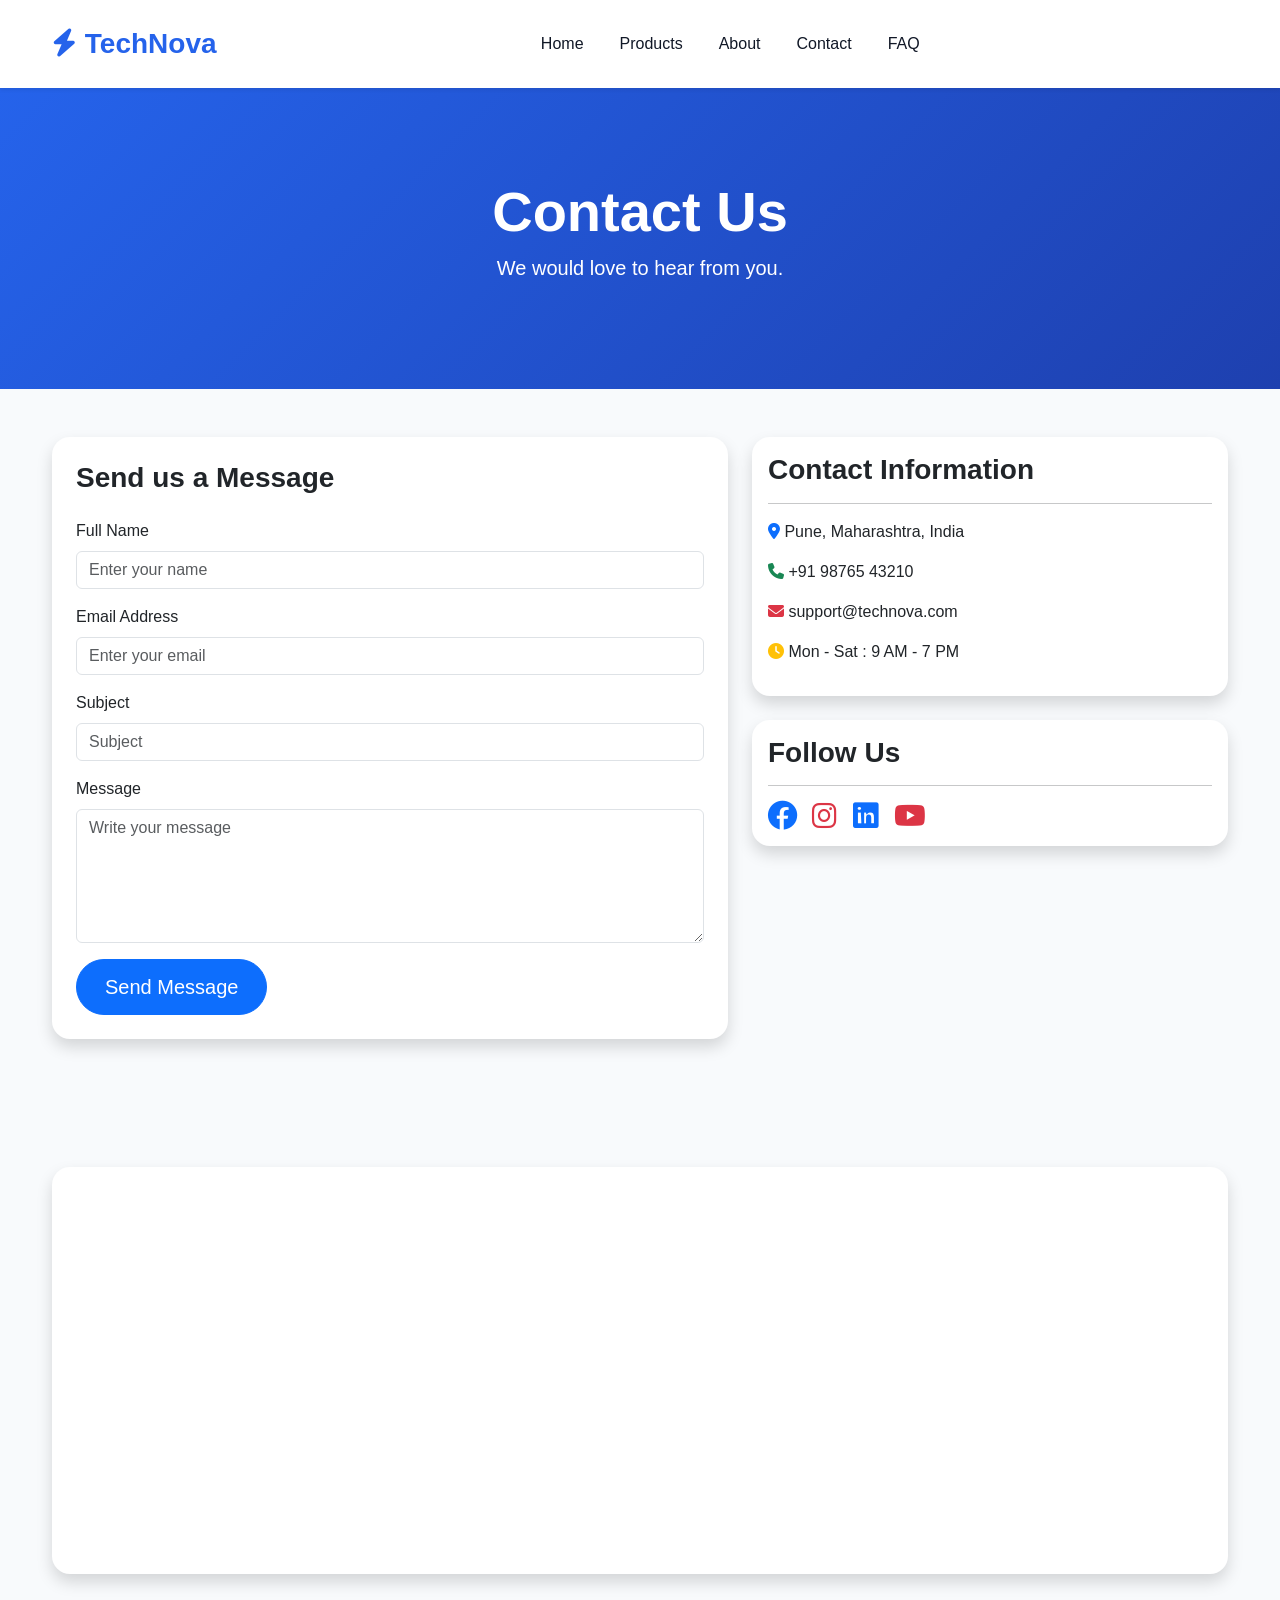
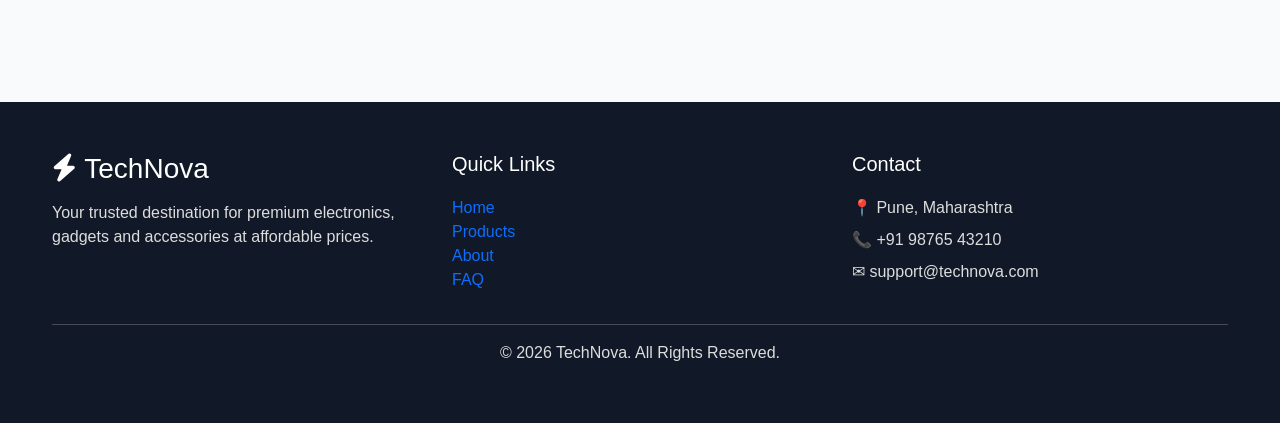
<file: contact.html>
<!DOCTYPE html>
<html lang="en">

<head>

<meta charset="UTF-8">
<meta name="viewport" content="width=device-width, initial-scale=1.0">

<title>Contact | TechNova</title>

<link href="https://cdn.jsdelivr.net/npm/bootstrap@5.3.7/dist/css/bootstrap.min.css" rel="stylesheet">

<link rel="stylesheet"
href="https://cdnjs.cloudflare.com/ajax/libs/font-awesome/6.7.2/css/all.min.css">

<link rel="stylesheet" href="css/style.css">
<!-- Google tag (gtag.js) -->
<script async src="https://www.googletagmanager.com/gtag/js?id=G-KYJEDBVRTX"></script>

<script>
  window.dataLayer = window.dataLayer || [];
  function gtag(){dataLayer.push(arguments);}
  gtag('js', new Date());

  gtag('config', 'G-KYJEDBVRTX');
</script>

</head>

<body>

<!-- ================= NAVBAR ================= -->

<nav class="navbar navbar-expand-lg bg-white shadow-sm sticky-top">

<div class="container">

<a class="navbar-brand fw-bold fs-3 text-primary" href="index.html">

<i class="fa-solid fa-bolt"></i> TechNova

</a>

<button class="navbar-toggler"
data-bs-toggle="collapse"
data-bs-target="#navbarNav">

<span class="navbar-toggler-icon"></span>

</button>

<div class="collapse navbar-collapse" id="navbarNav">

<ul class="navbar-nav mx-auto">

<li class="nav-item">

<a class="nav-link" href="index.html">

Home

</a>

</li>

<li class="nav-item">

<a class="nav-link" href="products.html">

Products

</a>

</li>

<li class="nav-item">

<a class="nav-link" href="about.html">

About

</a>

</li>

<li class="nav-item">

<a class="nav-link active" href="contact.html">

Contact

</a>

</li>

<li class="nav-item">

<a class="nav-link" href="faq.html">

FAQ

</a>

</li>

</ul>

</div>

</div>

</nav>

<!-- ================= CONTACT BANNER ================= -->

<section class="about-banner">

<div class="container text-center">

<h1 class="display-4 fw-bold">

Contact Us

</h1>

<p class="lead">

We would love to hear from you.

</p>

</div>

</section>

<!-- ================= CONTACT SECTION ================= -->

<section class="py-5">

<div class="container">

<div class="row">

<!-- Contact Form -->

<div class="col-lg-7">

<div class="card shadow border-0">

<div class="card-body p-4">

<h3 class="mb-4">

Send us a Message

</h3>

<form id="contactForm">

<div class="mb-3">

<label class="form-label">

Full Name

</label>

<input
type="text"
class="form-control"
placeholder="Enter your name"
required>

</div>

<div class="mb-3">

<label class="form-label">

Email Address

</label>

<input
type="email"
class="form-control"
placeholder="Enter your email"
required>

</div>

<div class="mb-3">

<label class="form-label">

Subject

</label>

<input
type="text"
class="form-control"
placeholder="Subject"
required>

</div>

<div class="mb-3">

<label class="form-label">

Message

</label>

<textarea
class="form-control"
rows="5"
placeholder="Write your message"
required></textarea>

</div>

<button
type="submit"
class="btn btn-primary btn-lg">

Send Message

</button>

</form>

</div>

</div>

</div>

<!-- Contact Info -->

<div class="col-lg-5">

<div class="card shadow border-0 mb-4">

<div class="card-body">

<h3>

Contact Information

</h3>

<hr>

<p>

<i class="fa-solid fa-location-dot text-primary"></i>

Pune, Maharashtra, India

</p>

<p>

<i class="fa-solid fa-phone text-success"></i>

+91 98765 43210

</p>

<p>

<i class="fa-solid fa-envelope text-danger"></i>

support@technova.com

</p>

<p>

<i class="fa-solid fa-clock text-warning"></i>

Mon - Sat : 9 AM - 7 PM

</p>

</div>

</div>

<div class="card shadow border-0">

<div class="card-body">

<h3>

Follow Us

</h3>

<hr>

<div class="d-flex gap-3 fs-3">

<i class="fab fa-facebook text-primary"></i>

<i class="fab fa-instagram text-danger"></i>

<i class="fab fa-linkedin text-primary"></i>

<i class="fab fa-youtube text-danger"></i>

</div>

</div>

</div>

</div>

</div>

</div>

</section>
<!-- ================= GOOGLE MAP ================= -->

<section class="pb-5">

<div class="container">

<div class="card shadow border-0">

<div class="card-body p-0">

<iframe
src="https://www.google.com/maps?q=Pune,Maharashtra&output=embed"
width="100%"
height="400"
style="border:0;"
allowfullscreen=""
loading="lazy">

</iframe>

</div>

</div>

</div>

</section>

<!-- ================= FOOTER ================= -->

<footer class="footer">

<div class="container">

<div class="row">

<div class="col-lg-4">

<h3>

<i class="fa-solid fa-bolt"></i>

TechNova

</h3>

<p class="mt-3">

Your trusted destination for premium electronics, gadgets and accessories at affordable prices.

</p>

</div>

<div class="col-lg-4">

<h5>

Quick Links

</h5>

<ul class="list-unstyled">

<li><a href="index.html">Home</a></li>

<li><a href="products.html">Products</a></li>

<li><a href="about.html">About</a></li>

<li><a href="faq.html">FAQ</a></li>

</ul>

</div>

<div class="col-lg-4">

<h5>

Contact

</h5>

<p>

📍 Pune, Maharashtra

</p>

<p>

📞 +91 98765 43210

</p>

<p>

✉ support@technova.com

</p>

</div>

</div>

<hr>

<div class="text-center">

<p>

© 2026 TechNova. All Rights Reserved.

</p>

</div>

</div>

</footer>

<!-- Bootstrap -->

<script src="https://cdn.jsdelivr.net/npm/bootstrap@5.3.7/dist/js/bootstrap.bundle.min.js"></script>

<!-- Custom JS -->

<script src="js/script.js"></script>

<script>

const contactForm=document.getElementById("contactForm");

if(contactForm){

contactForm.addEventListener("submit",function(e){

e.preventDefault();

alert("✅ Thank you! Your message has been sent successfully.");

contactForm.reset();

});

}

</script>
<script>

document.getElementById("contactForm")
.addEventListener("submit",function(){

gtag('event','contact_form_submit');

});

</script>
</body>

</html>
</file>
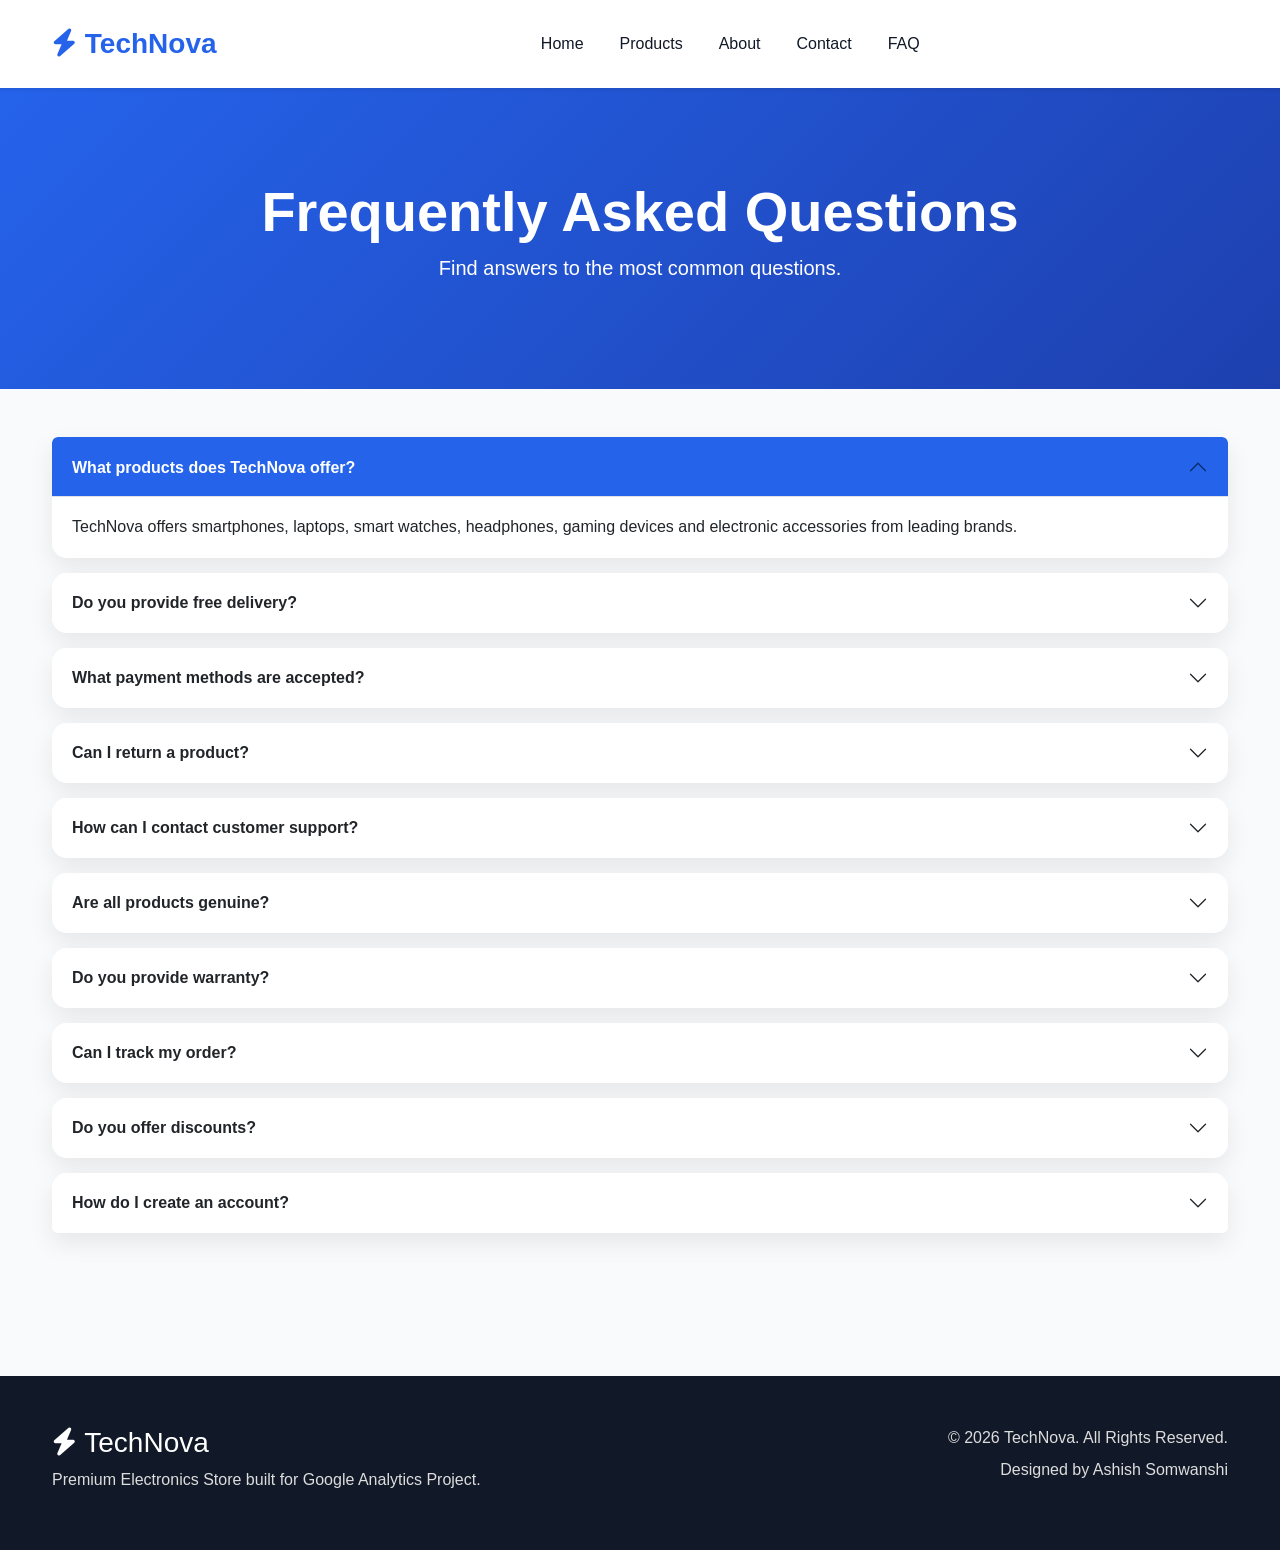
<file: faq.html>
<!DOCTYPE html>
<html lang="en">

<head>

<meta charset="UTF-8">
<meta name="viewport" content="width=device-width, initial-scale=1.0">

<title>FAQ | TechNova</title>

<link href="https://cdn.jsdelivr.net/npm/bootstrap@5.3.7/dist/css/bootstrap.min.css" rel="stylesheet">

<link rel="stylesheet"
href="https://cdnjs.cloudflare.com/ajax/libs/font-awesome/6.7.2/css/all.min.css">

<link rel="stylesheet" href="css/style.css">
<!-- Google tag (gtag.js) -->
<script async src="https://www.googletagmanager.com/gtag/js?id=G-KYJEDBVRTX"></script>

<script>
  window.dataLayer = window.dataLayer || [];
  function gtag(){dataLayer.push(arguments);}
  gtag('js', new Date());

  gtag('config', 'G-KYJEDBVRTX');
</script>


</head>

<body>

<!-- ================= NAVBAR ================= -->

<nav class="navbar navbar-expand-lg bg-white shadow-sm sticky-top">

<div class="container">

<a class="navbar-brand fw-bold fs-3 text-primary" href="index.html">

<i class="fa-solid fa-bolt"></i> TechNova

</a>

<button class="navbar-toggler"
data-bs-toggle="collapse"
data-bs-target="#navbarNav">

<span class="navbar-toggler-icon"></span>

</button>

<div class="collapse navbar-collapse" id="navbarNav">

<ul class="navbar-nav mx-auto">

<li class="nav-item">
<a class="nav-link" href="index.html">Home</a>
</li>

<li class="nav-item">
<a class="nav-link" href="products.html">Products</a>
</li>

<li class="nav-item">
<a class="nav-link" href="about.html">About</a>
</li>

<li class="nav-item">
<a class="nav-link" href="contact.html">Contact</a>
</li>

<li class="nav-item">
<a class="nav-link active" href="faq.html">FAQ</a>
</li>

</ul>

</div>

</div>

</nav>

<!-- ================= FAQ BANNER ================= -->

<section class="about-banner">

<div class="container text-center">

<h1 class="display-4 fw-bold">

Frequently Asked Questions

</h1>

<p class="lead">

Find answers to the most common questions.

</p>

</div>

</section>

<!-- ================= FAQ ================= -->

<section class="py-5">

<div class="container">

<div class="accordion" id="faqAccordion">
    <!-- FAQ 1 -->

<div class="accordion-item">

<h2 class="accordion-header">

<button class="accordion-button"
type="button"
data-bs-toggle="collapse"
data-bs-target="#faq1">

What products does TechNova offer?

</button>

</h2>

<div id="faq1"
class="accordion-collapse collapse show"
data-bs-parent="#faqAccordion">

<div class="accordion-body">

TechNova offers smartphones, laptops, smart watches, headphones, gaming devices and electronic accessories from leading brands.

</div>

</div>

</div>

<!-- FAQ 2 -->

<div class="accordion-item">

<h2 class="accordion-header">

<button class="accordion-button collapsed"
type="button"
data-bs-toggle="collapse"
data-bs-target="#faq2">

Do you provide free delivery?

</button>

</h2>

<div id="faq2"
class="accordion-collapse collapse"
data-bs-parent="#faqAccordion">

<div class="accordion-body">

Yes. Free standard delivery is available across India on eligible orders.

</div>

</div>

</div>

<!-- FAQ 3 -->

<div class="accordion-item">

<h2 class="accordion-header">

<button class="accordion-button collapsed"
type="button"
data-bs-toggle="collapse"
data-bs-target="#faq3">

What payment methods are accepted?

</button>

</h2>

<div id="faq3"
class="accordion-collapse collapse"
data-bs-parent="#faqAccordion">

<div class="accordion-body">

We accept UPI, Credit Cards, Debit Cards, Net Banking and Cash on Delivery.

</div>

</div>

</div>

<!-- FAQ 4 -->

<div class="accordion-item">

<h2 class="accordion-header">

<button class="accordion-button collapsed"
type="button"
data-bs-toggle="collapse"
data-bs-target="#faq4">

Can I return a product?

</button>

</h2>

<div id="faq4"
class="accordion-collapse collapse"
data-bs-parent="#faqAccordion">

<div class="accordion-body">

Yes. Products can be returned within 7 days if they satisfy our return policy.

</div>

</div>

</div>

<!-- FAQ 5 -->

<div class="accordion-item">

<h2 class="accordion-header">

<button class="accordion-button collapsed"
type="button"
data-bs-toggle="collapse"
data-bs-target="#faq5">

How can I contact customer support?

</button>

</h2>

<div id="faq5"
class="accordion-collapse collapse"
data-bs-parent="#faqAccordion">

<div class="accordion-body">

You can contact us through the Contact page, email or phone during business hours.

</div>

</div>

</div>

<!-- FAQ 6 -->

<div class="accordion-item">

<h2 class="accordion-header">

<button class="accordion-button collapsed"
type="button"
data-bs-toggle="collapse"
data-bs-target="#faq6">

Are all products genuine?

</button>

</h2>

<div id="faq6"
class="accordion-collapse collapse"
data-bs-parent="#faqAccordion">

<div class="accordion-body">

Yes. Every product sold by TechNova is 100% genuine and covered by the manufacturer's warranty.

</div>

</div>

</div>

<!-- FAQ 7 -->

<div class="accordion-item">

<h2 class="accordion-header">

<button class="accordion-button collapsed"
type="button"
data-bs-toggle="collapse"
data-bs-target="#faq7">

Do you provide warranty?

</button>

</h2>

<div id="faq7"
class="accordion-collapse collapse"
data-bs-parent="#faqAccordion">

<div class="accordion-body">

Yes. Warranty depends on the manufacturer and product category.

</div>

</div>

</div>

<!-- FAQ 8 -->

<div class="accordion-item">

<h2 class="accordion-header">

<button class="accordion-button collapsed"
type="button"
data-bs-toggle="collapse"
data-bs-target="#faq8">

Can I track my order?

</button>

</h2>

<div id="faq8"
class="accordion-collapse collapse"
data-bs-parent="#faqAccordion">

<div class="accordion-body">

Yes. Order tracking details are shared once your order is shipped.

</div>

</div>

</div>

<!-- FAQ 9 -->

<div class="accordion-item">

<h2 class="accordion-header">

<button class="accordion-button collapsed"
type="button"
data-bs-toggle="collapse"
data-bs-target="#faq9">

Do you offer discounts?

</button>

</h2>

<div id="faq9"
class="accordion-collapse collapse"
data-bs-parent="#faqAccordion">

<div class="accordion-body">

Yes. Seasonal sales and promotional offers are available throughout the year.

</div>

</div>

</div>

<!-- FAQ 10 -->

<div class="accordion-item">

<h2 class="accordion-header">

<button class="accordion-button collapsed"
type="button"
data-bs-toggle="collapse"
data-bs-target="#faq10">

How do I create an account?

</button>

</h2>

<div id="faq10"
class="accordion-collapse collapse"
data-bs-parent="#faqAccordion">

<div class="accordion-body">

By Sign In and then Log In with your ID and Password
</div>

</div>

</div>

</div>

</div>

</section>

<!-- FOOTER -->

<footer class="footer">

<div class="container">

<div class="row">

<div class="col-lg-6">

<h3>

<i class="fa-solid fa-bolt"></i>

TechNova

</h3>

<p>

Premium Electronics Store built for Google Analytics Project.

</p>

</div>

<div class="col-lg-6 text-lg-end">

<p>

© 2026 TechNova. All Rights Reserved.

</p>

<p>

Designed by Ashish Somwanshi

</p>

</div>

</div>

</div>

</footer>

<script src="https://cdn.jsdelivr.net/npm/bootstrap@5.3.7/dist/js/bootstrap.bundle.min.js"></script>

<script src="js/script.js"></script>
<script>

document.querySelectorAll(".accordion-button")
.forEach(function(btn){

btn.addEventListener("click",function(){

gtag('event','faq_open',{

question:btn.innerText

});

});

});

</script>
</body>

</html>
</file>
<file: css/style.css>
/* Google Font */

*{
    margin:0;
    padding:0;
    box-sizing:border-box;
    font-family:'Poppins',sans-serif;
}

html{
    scroll-behavior:smooth;
}

body{
    background:#F8FAFC;
    color:#111827;
}

a{
    text-decoration:none;
}

ul{
    list-style:none;
}

img{
    width:100%;
    display:block;
}

section{
    padding:80px 0;
}

.container{
    max-width:1200px;
}
/* ===========================
        NAVBAR
=========================== */

.navbar{
    padding:18px 0;
}

.navbar-brand{
    color:#2563EB !important;
}

.nav-link{
    font-weight:500;
    color:#111827 !important;
    margin:0 10px;
    transition:.3s;
}

.nav-link:hover{
    color:#2563EB !important;
}

.navbar i{
    cursor:pointer;
    transition:.3s;
}

.navbar i:hover{
    color:#2563EB;
    transform:scale(1.15);
}
/* ===========================
        HERO SECTION
=========================== */

.hero{

    padding:100px 0;
    background:#F8FAFC;

}

.hero h1{

    color:#111827;
    line-height:1.2;

}

.hero p{

    max-width:500px;

}

.hero-image{

    border-radius:20px;
    box-shadow:0 20px 40px rgba(0,0,0,.15);

    transition:.5s;

}

.hero-image:hover{

    transform:translateY(-10px);

}

.btn{

    border-radius:50px;
    padding:12px 28px;

}
.stats{

background:white;

}

.stats h2{

font-size:45px;

}

.stats p{

font-size:18px;

color:gray;

}
/* ================= CATEGORY ================= */

.category-card{

background:white;

padding:35px 20px;

border-radius:15px;

text-align:center;

transition:.4s;

cursor:pointer;

box-shadow:0 10px 25px rgba(0,0,0,.08);

}

.category-card:hover{

transform:translateY(-10px);

background:#2563EB;

color:white;

}

.category-card i{

font-size:50px;

margin-bottom:20px;

color:#2563EB;

transition:.4s;

}

.category-card:hover i{

color:white;

}

.category-card h5{

font-weight:600;

}
/* ================= PRODUCTS ================= */

.product-card{

border:none;

border-radius:18px;

overflow:hidden;

box-shadow:0 15px 30px rgba(0,0,0,.08);

transition:.4s;

}

.product-card:hover{

transform:translateY(-12px);

}

.product-card img{

height:250px;

object-fit:cover;

}

.product-card h5{

font-weight:600;

margin-top:10px;

}

.product-card h4{

margin:15px 0;

}
/* ================= FLASH SALE ================= */

.flash-sale{

background:linear-gradient(135deg,#2563EB,#1E40AF);

color:white;

border-radius:25px;

margin:80px auto;

width:90%;

padding:60px;

}

.flash-sale .btn{

font-weight:600;

}
/* ================= FEATURES ================= */

.feature-box{

background:white;

padding:35px;

border-radius:20px;

text-align:center;

box-shadow:0 15px 30px rgba(0,0,0,.08);

transition:.4s;

}

.feature-box:hover{

transform:translateY(-10px);

}

.feature-box i{

font-size:55px;

margin-bottom:20px;

color:#2563EB;

}
/* ================= BRANDS ================= */

.brand-box{

background:white;

padding:40px;

border-radius:18px;

box-shadow:0 10px 25px rgba(0,0,0,.08);

transition:.4s;

}

.brand-box:hover{

transform:translateY(-10px);

background:#2563EB;

color:white;

}

.brand-box i{

font-size:55px;

margin-bottom:20px;

color:#2563EB;

transition:.4s;

}

.brand-box:hover i{

color:white;

}
/* ================= TESTIMONIALS ================= */

.review-card{

background:white;

padding:35px;

border-radius:20px;

box-shadow:0 10px 30px rgba(0,0,0,.08);

transition:.4s;

height:100%;

}

.review-card:hover{

transform:translateY(-10px);

}

.review-card p{

margin:20px 0;

color:#555;

line-height:1.8;

}
/* ================= NEWSLETTER ================= */

.newsletter{

background:#2563EB;

color:white;

padding:80px 0;

}

.newsletter input{

border:none;

}

.newsletter .btn{

font-weight:600;

}
/* ================= FOOTER ================= */

.footer{

background:#111827;

color:#ddd;

padding:70px 0 30px;

}

.footer h5{

color:#fff;

margin-bottom:20px;

}

.footer-links{

padding:0;

}

.footer-links li{

margin-bottom:12px;

}

.footer-links a{

color:#ccc;

transition:.3s;

}

.footer-links a:hover{

color:#2563EB;

padding-left:5px;

}

.social-icons{

margin-top:20px;

}

.social-icons a{

display:inline-flex;

justify-content:center;

align-items:center;

width:42px;

height:42px;

background:#2563EB;

color:white;

border-radius:50%;

margin-right:10px;

transition:.3s;

}

.social-icons a:hover{

transform:translateY(-5px);

background:white;

color:#2563EB;

}
/* ================= TOP BUTTON ================= */

#topBtn{

position:fixed;

right:25px;

bottom:25px;

display:none;

width:50px;

height:50px;

border:none;

border-radius:50%;

background:#2563EB;

color:white;

font-size:20px;

cursor:pointer;

z-index:999;

}
/* ==========================================
            PRODUCTS PAGE
========================================== */

.products-banner{
    background:linear-gradient(135deg,#2563EB,#1E40AF);
    color:#fff;
    padding:90px 0;
}

.products-banner h1{
    font-weight:700;
}

.products-banner p{
    font-size:20px;
    opacity:.9;
}

/* ==========================================
            SEARCH & FILTER
========================================== */

#searchInput,
#categoryFilter{

    height:55px;
    border-radius:12px;
    border:1px solid #dcdcdc;

}

#searchInput:focus,
#categoryFilter:focus{

    border-color:#2563EB;
    box-shadow:0 0 10px rgba(37,99,235,.2);

}

/* ==========================================
            PRODUCT CARD
========================================== */

.product-card{

    border:none;
    border-radius:18px;
    overflow:hidden;
    box-shadow:0 12px 25px rgba(0,0,0,.08);
    transition:.35s;
    position:relative;

}

.product-card:hover{

    transform:translateY(-8px);
    box-shadow:0 18px 35px rgba(0,0,0,.15);

}

.product-card img{

    height:220px;
    object-fit:cover;

}

.product-card .card-body{

    padding:20px;

}

.product-card h5{

    font-weight:600;
    margin-bottom:8px;

}

.product-card h4{

    margin:15px 0;
}

.product-card .btn{

    border-radius:30px;

}

/* ==========================================
                BADGES
========================================== */

.badge{

    font-size:13px;
    padding:8px 12px;

}

/* ==========================================
                FOOTER
========================================== */

.footer{

    background:#111827;
    color:#ddd;
    padding:50px 0;
    margin-top:80px;

}

.footer h3{

    color:#fff;

}

.footer p{

    margin-bottom:8px;

}

/* ==========================================
            RESPONSIVE
========================================== */

@media(max-width:768px){

.products-banner{

padding:60px 0;

}

.products-banner h1{

font-size:34px;

}

.product-card img{

height:200px;

}

}
/* ==========================================
        PRODUCT DETAILS PAGE
========================================== */

.product-image{

    max-width:100%;
    border-radius:20px;
    padding:20px;
    background:#fff;
    box-shadow:0 15px 35px rgba(0,0,0,.12);
    transition:.4s;

}

.product-image:hover{

    transform:scale(1.03);

}

.product-details h1{

    font-weight:700;

}

.product-details p{

    color:#555;
    line-height:1.8;

}

/* ==========================================
        PRICE
========================================== */

.text-primary{

    font-weight:700;

}

/* ==========================================
        BUTTONS
========================================== */

.add-cart{

    border-radius:40px;
    padding:12px 28px;
    font-weight:600;

}

.buy-now{

    border-radius:40px;
    padding:12px 28px;
    font-weight:600;

}

/* ==========================================
        SPECIFICATION TABLE
========================================== */

.table{

    margin-bottom:0;

}

.table th{

    width:35%;
    background:#f8f9fa;
    font-weight:600;

}

.table td{

    color:#555;

}

/* ==========================================
        INFO CARDS
========================================== */

.card{

    border-radius:18px;
    transition:.3s;

}

.card:hover{

    transform:translateY(-5px);

    box-shadow:0 15px 30px rgba(0,0,0,.1);

}

.card h3,
.card h4{

    font-weight:700;

}

/* ==========================================
        LIST
========================================== */

.card ul{

    padding-left:20px;

}

.card li{

    margin-bottom:10px;

}

/* ==========================================
        BADGE
========================================== */

.badge{

    font-size:15px;
    padding:10px 18px;

}

/* ==========================================
        BACK BUTTON
========================================== */

.btn-outline-primary{

    border-radius:30px;

}

/* ==========================================
        RESPONSIVE
========================================== */

@media(max-width:991px){

.product-image{

margin-bottom:30px;

}

}

@media(max-width:768px){

.product-image{

padding:10px;

}

.table th{

width:45%;

}

}
/* ================= ABOUT PAGE ================= */

.about-banner{

background:linear-gradient(135deg,#2563EB,#1E40AF);

color:#fff;

padding:90px 0;

}

.about-banner h1{

font-weight:700;

}

.about-banner p{

font-size:20px;

}

.about-banner img{

border-radius:20px;

}

.about-banner + section img{

border-radius:20px;

transition:.4s;

}

.about-banner + section img:hover{

transform:scale(1.03);

}

.about-banner + section .card,
.card{

border-radius:18px;

}

.card:hover{

transform:translateY(-5px);

transition:.3s;

}
/* ==========================================
              FAQ PAGE
========================================== */

.accordion-item{

border:none;

margin-bottom:15px;

border-radius:15px;

overflow:hidden;

box-shadow:0 10px 25px rgba(0,0,0,.08);

}

.accordion-button{

font-weight:600;

padding:20px;

}

.accordion-button:not(.collapsed){

background:#2563EB;

color:#fff;

}

.accordion-button:focus{

box-shadow:none;

}

.accordion-body{

font-size:16px;

line-height:1.8;

background:#fff;

}
</file>
